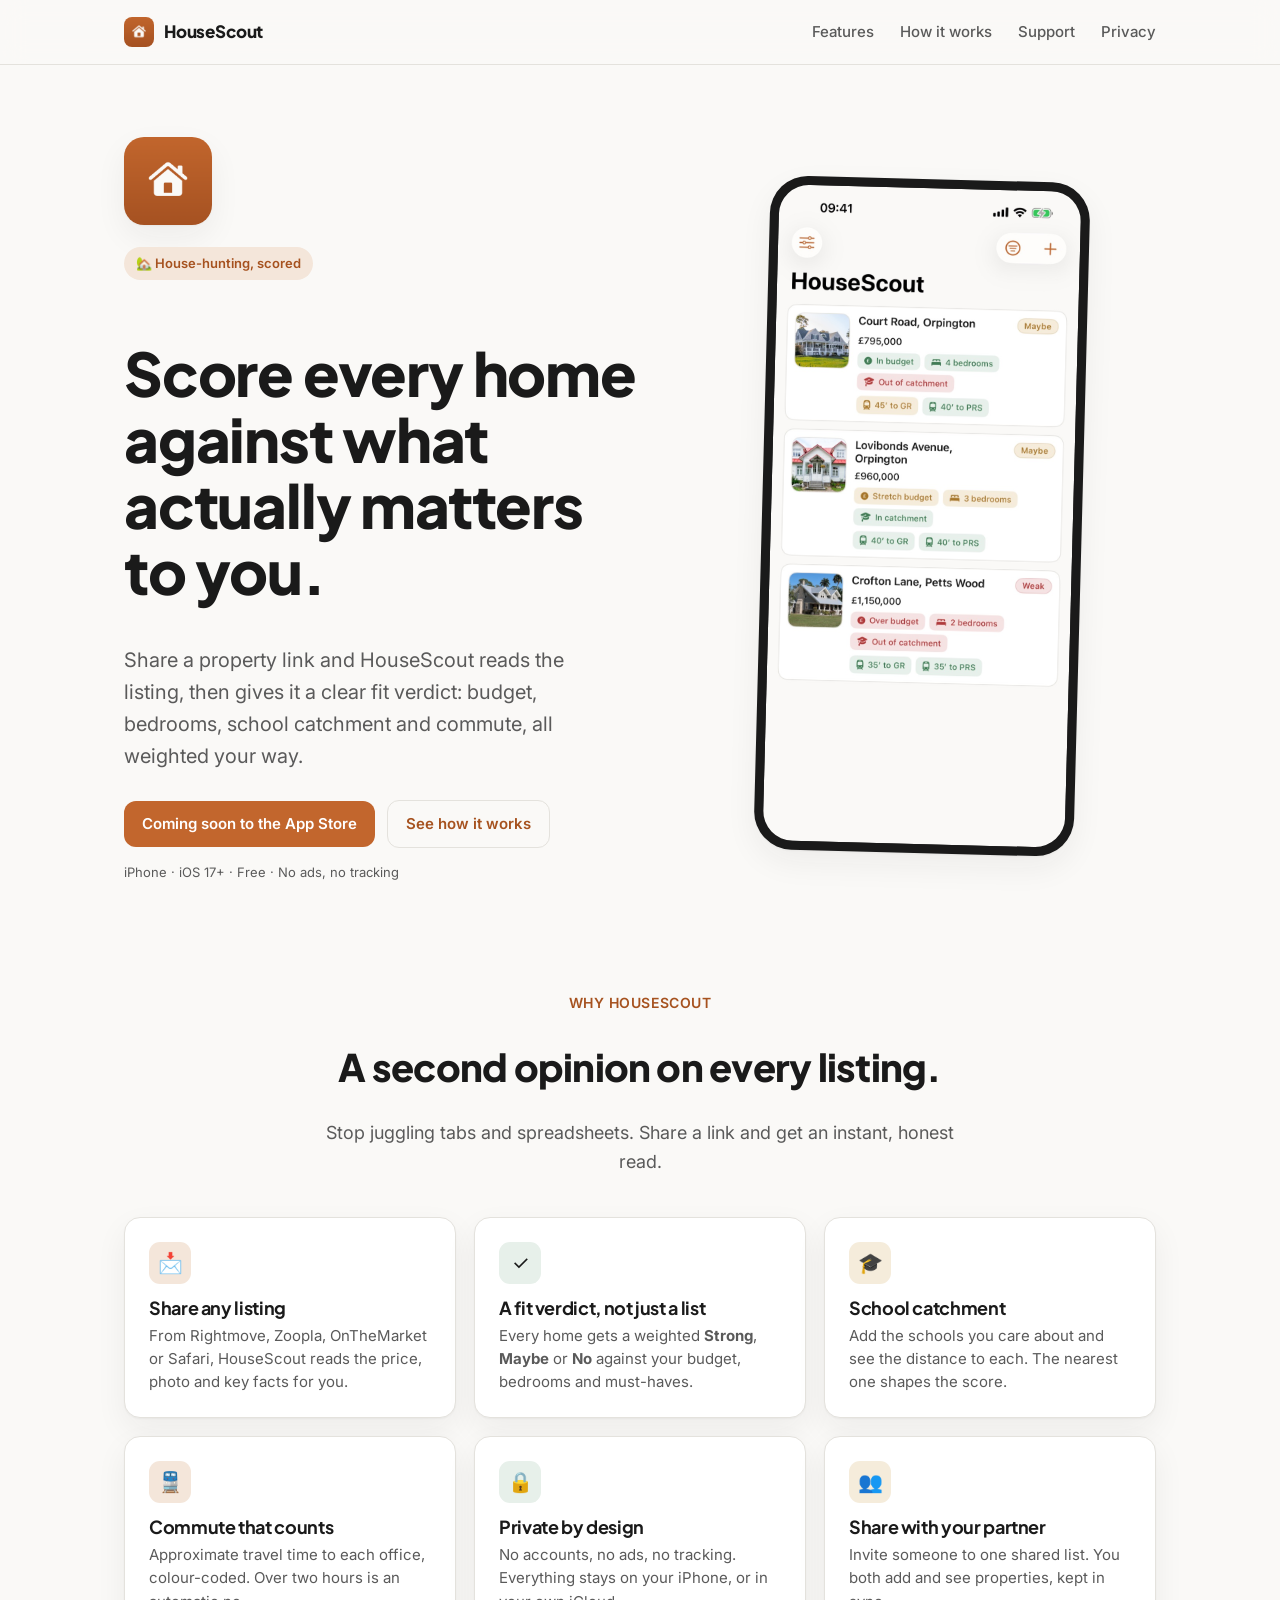
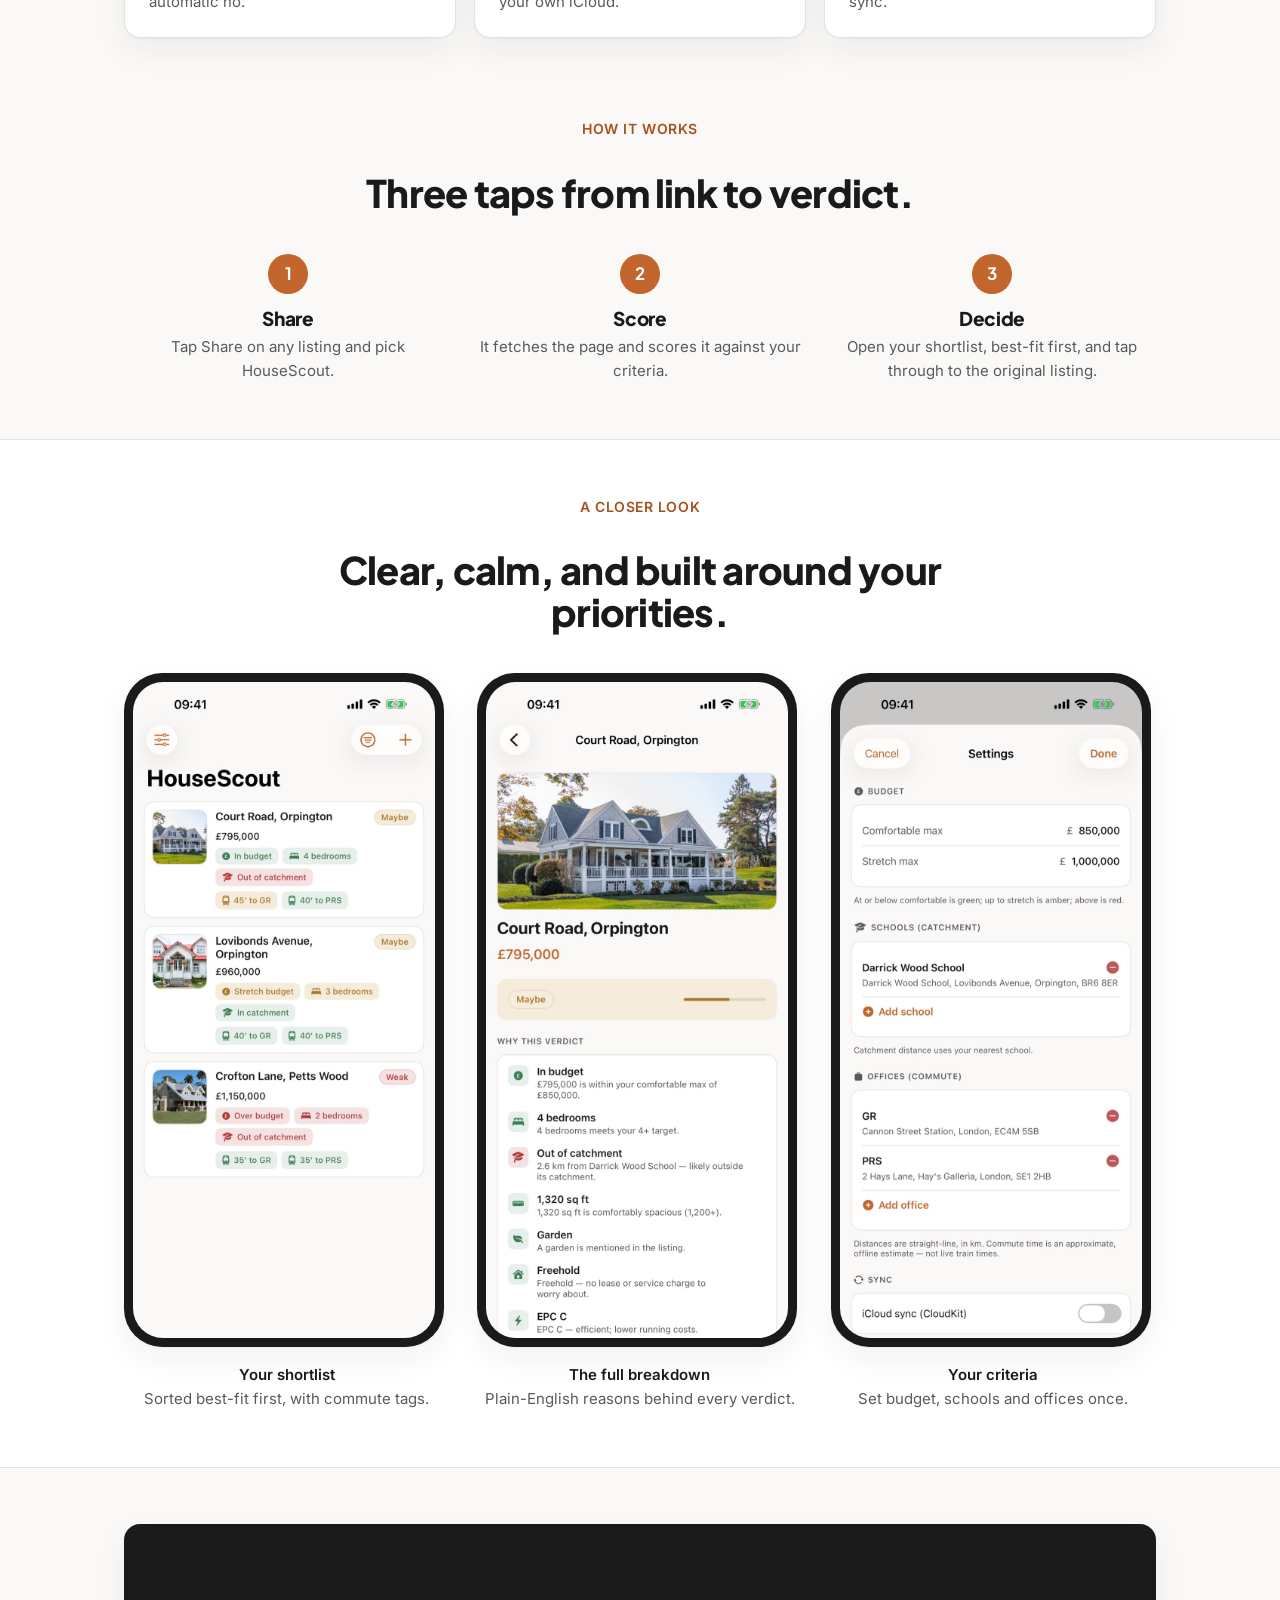
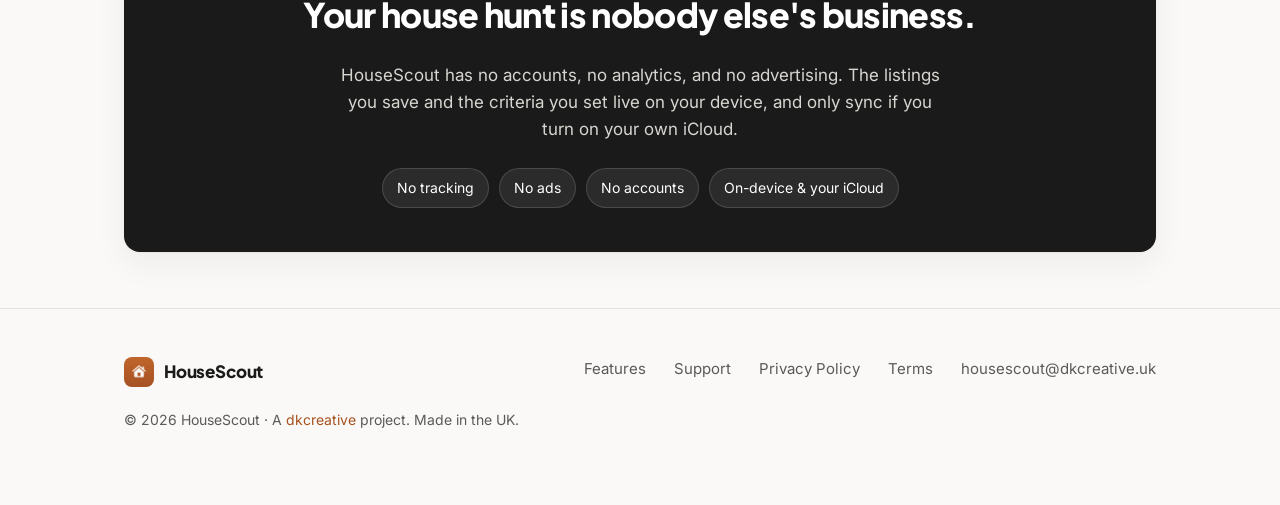
<file: index.html>
<!DOCTYPE html>
<html lang="en">
<head>
  <meta charset="UTF-8" />
  <meta name="viewport" content="width=device-width, initial-scale=1" />
  <title>HouseScout: Score every property against what matters to you</title>
  <meta name="description" content="HouseScout turns any property listing into a clear fit verdict. Share a link and it scores the home against your budget, bedrooms, school catchment and commute, privately, on your device." />
  <meta property="og:title" content="HouseScout" />
  <meta property="og:description" content="Share a listing, get a clear fit verdict. Scored against your budget, schools and commute, privately." />
  <meta property="og:type" content="website" />
  <meta property="og:url" content="https://housescout.dkcreative.uk" />
  <meta property="og:image" content="https://housescout.dkcreative.uk/images/og-image.jpg" />
  <meta property="og:image:width" content="1200" />
  <meta property="og:image:height" content="630" />
  <meta name="twitter:card" content="summary_large_image" />
  <meta name="twitter:title" content="HouseScout" />
  <meta name="twitter:description" content="Share a listing, get a clear fit verdict. Scored against your budget, schools and commute, privately." />
  <meta name="twitter:image" content="https://housescout.dkcreative.uk/images/og-image.jpg" />
  <meta name="theme-color" content="#FAF9F7" />
  <link rel="icon" type="image/png" href="/images/favicon.png" />
  <link rel="apple-touch-icon" href="/images/apple-touch-icon.png" />
  <link rel="preconnect" href="https://fonts.googleapis.com" />
  <link rel="preconnect" href="https://fonts.gstatic.com" crossorigin />
  <link href="https://fonts.googleapis.com/css2?family=Inter:wght@400;500;600&family=Plus+Jakarta+Sans:wght@700;800&display=swap" rel="stylesheet" />
  <link rel="stylesheet" href="/styles.css" />
</head>
<body>
  <nav class="nav">
    <div class="wrap">
      <a class="brand" href="/">
        <img src="/images/icon.png" alt="HouseScout icon" />
        <span>HouseScout</span>
      </a>
      <div class="nav-links">
        <a href="#features">Features</a>
        <a href="#how">How it works</a>
        <a href="/support.html">Support</a>
        <a href="/privacy.html">Privacy</a>
      </div>
    </div>
  </nav>

  <header class="hero">
    <div class="wrap hero-grid">
      <div>
        <img class="app-icon-lg" src="/images/icon.png" alt="HouseScout app icon" />
        <div class="eyebrow">🏡 House-hunting, scored</div>
        <h1>Score every home against what actually matters to you.</h1>
        <p class="lead">Share a property link and HouseScout reads the listing, then gives it a clear fit verdict: budget, bedrooms, school catchment and commute, all weighted your way.</p>
        <div class="hero-cta">
          <span class="btn" aria-disabled="true" style="cursor:default">Coming soon to the App Store</span>
          <a class="btn ghost" href="#how">See how it works</a>
        </div>
        <p class="hero-note">iPhone · iOS 17+ · Free · No ads, no tracking</p>
      </div>
      <div class="phone-stack">
        <div class="phone"><img src="/images/screen-list.jpg" alt="HouseScout list of scored properties" /></div>
      </div>
    </div>
  </header>

  <section id="features">
    <div class="wrap">
      <div class="section-head">
        <div class="kicker">Why HouseScout</div>
        <h2>A second opinion on every listing.</h2>
        <p>Stop juggling tabs and spreadsheets. Share a link and get an instant, honest read.</p>
      </div>
      <div class="features">
        <div class="feature">
          <div class="ic t-accent">📩</div>
          <h3>Share any listing</h3>
          <p>From Rightmove, Zoopla, OnTheMarket or Safari, HouseScout reads the price, photo and key facts for you.</p>
        </div>
        <div class="feature">
          <div class="ic t-green">✓</div>
          <h3>A fit verdict, not just a list</h3>
          <p>Every home gets a weighted <b>Strong</b>, <b>Maybe</b> or <b>No</b> against your budget, bedrooms and must-haves.</p>
        </div>
        <div class="feature">
          <div class="ic t-amber">🎓</div>
          <h3>School catchment</h3>
          <p>Add the schools you care about and see the distance to each. The nearest one shapes the score.</p>
        </div>
        <div class="feature">
          <div class="ic t-accent">🚆</div>
          <h3>Commute that counts</h3>
          <p>Approximate travel time to each office, colour-coded. Over two hours is an automatic no.</p>
        </div>
        <div class="feature">
          <div class="ic t-green">🔒</div>
          <h3>Private by design</h3>
          <p>No accounts, no ads, no tracking. Everything stays on your iPhone, or in your own iCloud.</p>
        </div>
        <div class="feature">
          <div class="ic t-amber">👥</div>
          <h3>Share with your partner</h3>
          <p>Invite someone to one shared list. You both add and see properties, kept in sync.</p>
        </div>
      </div>
    </div>
  </section>

  <section id="how" style="padding-top:24px;">
    <div class="wrap">
      <div class="section-head">
        <div class="kicker">How it works</div>
        <h2>Three taps from link to verdict.</h2>
      </div>
      <div class="steps">
        <div class="step">
          <div class="num">1</div>
          <h3>Share</h3>
          <p>Tap Share on any listing and pick HouseScout.</p>
        </div>
        <div class="step">
          <div class="num">2</div>
          <h3>Score</h3>
          <p>It fetches the page and scores it against your criteria.</p>
        </div>
        <div class="step">
          <div class="num">3</div>
          <h3>Decide</h3>
          <p>Open your shortlist, best-fit first, and tap through to the original listing.</p>
        </div>
      </div>
    </div>
  </section>

  <section class="showcase">
    <div class="wrap">
      <div class="section-head">
        <div class="kicker">A closer look</div>
        <h2>Clear, calm, and built around your priorities.</h2>
      </div>
      <div class="shots">
        <div class="shot">
          <div class="phone"><img src="/images/screen-list.jpg" alt="Saved properties, best fit first" /></div>
          <div class="cap"><b>Your shortlist</b>Sorted best-fit first, with commute tags.</div>
        </div>
        <div class="shot">
          <div class="phone"><img src="/images/screen-detail.jpg" alt="Property scoring breakdown" /></div>
          <div class="cap"><b>The full breakdown</b>Plain-English reasons behind every verdict.</div>
        </div>
        <div class="shot">
          <div class="phone"><img src="/images/screen-settings.jpg" alt="Settings for budget, schools and offices" /></div>
          <div class="cap"><b>Your criteria</b>Set budget, schools and offices once.</div>
        </div>
      </div>
    </div>
  </section>

  <section>
    <div class="wrap">
      <div class="band">
        <h2>Your house hunt is nobody else's business.</h2>
        <p>HouseScout has no accounts, no analytics, and no advertising. The listings you save and the criteria you set live on your device, and only sync if you turn on your own iCloud.</p>
        <div class="pills">
          <span class="pill">No tracking</span>
          <span class="pill">No ads</span>
          <span class="pill">No accounts</span>
          <span class="pill">On-device &amp; your iCloud</span>
        </div>
      </div>
    </div>
  </section>

  <footer>
    <div class="wrap">
      <div class="foot-grid">
        <a class="brand" href="/">
          <img src="/images/icon.png" alt="" style="width:30px;height:30px;border-radius:8px;" />
          <span>HouseScout</span>
        </a>
        <div class="foot-links">
          <a href="#features">Features</a>
          <a href="/support.html">Support</a>
          <a href="/privacy.html">Privacy Policy</a>
          <a href="/terms.html">Terms</a>
          <a href="mailto:housescout@dkcreative.uk">housescout@dkcreative.uk</a>
        </div>
      </div>
      <p class="copy">© <span id="year">2026</span> HouseScout · A <a href="https://dkcreative.uk">dkcreative</a> project. Made in the UK.</p>
    </div>
  </footer>
  <script>document.getElementById('year').textContent = new Date().getFullYear();</script>
</body>
</html>
</file>
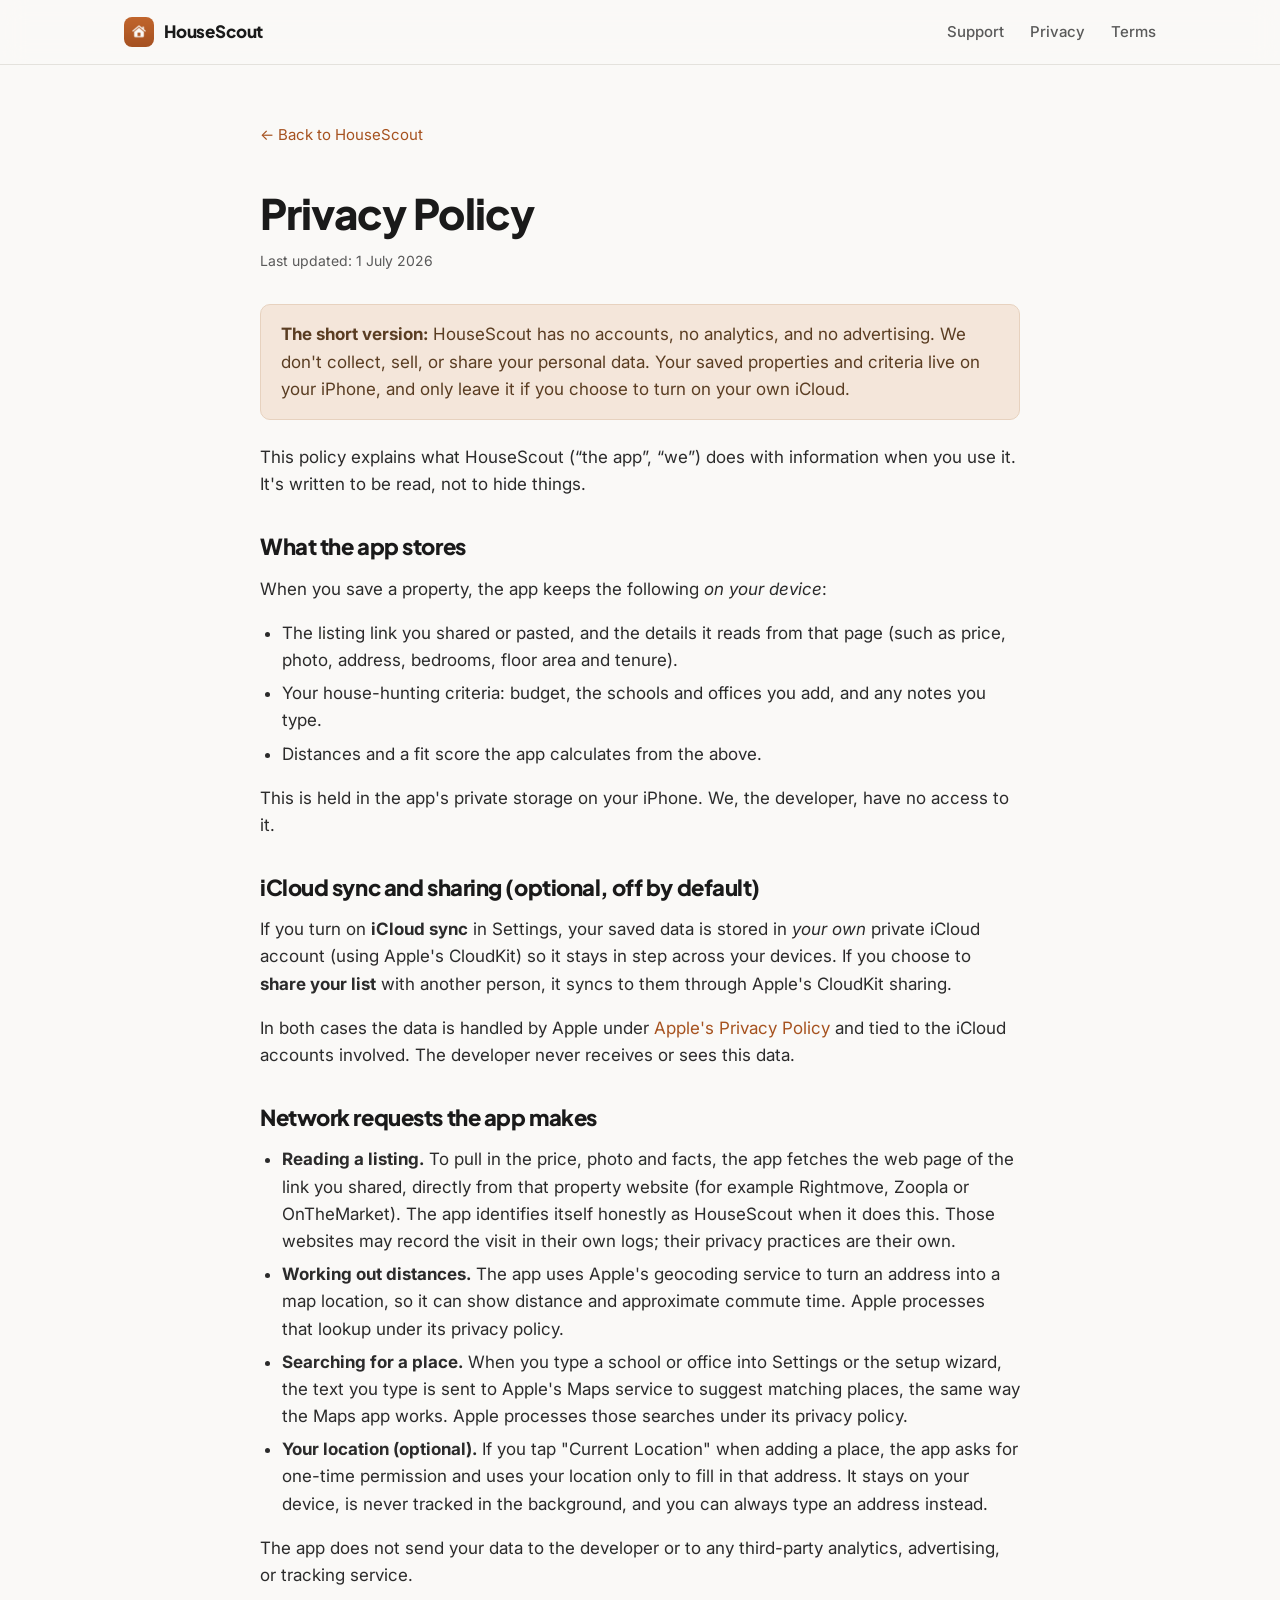
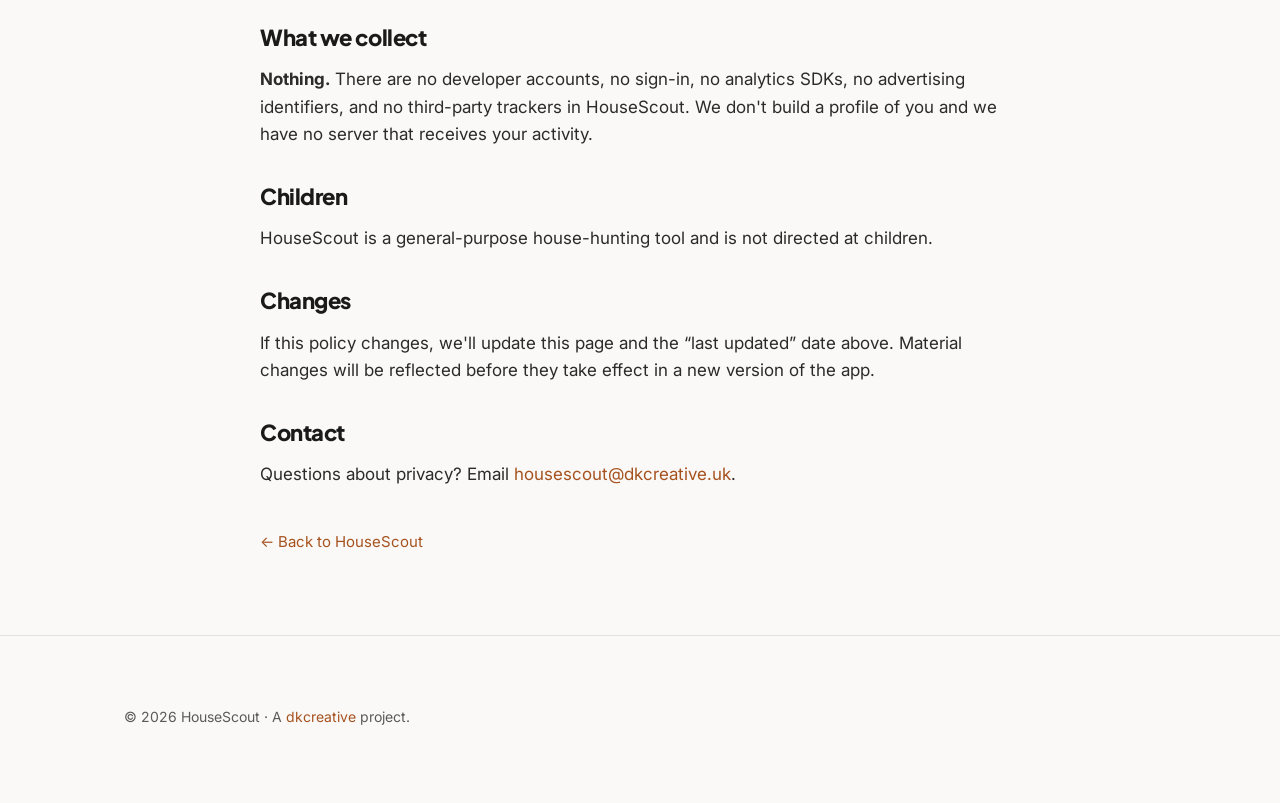
<file: privacy.html>
<!DOCTYPE html>
<html lang="en">
<head>
  <meta charset="UTF-8" />
  <meta name="viewport" content="width=device-width, initial-scale=1" />
  <title>Privacy Policy · HouseScout</title>
  <meta name="description" content="HouseScout's privacy policy. No accounts, no tracking, no ads. Your data stays on your device or in your own iCloud." />
  <meta name="robots" content="index,follow" />
  <link rel="icon" type="image/png" href="/images/favicon.png" />
  <link rel="apple-touch-icon" href="/images/apple-touch-icon.png" />
  <link rel="preconnect" href="https://fonts.googleapis.com" />
  <link rel="preconnect" href="https://fonts.gstatic.com" crossorigin />
  <link href="https://fonts.googleapis.com/css2?family=Inter:wght@400;500;600&family=Plus+Jakarta+Sans:wght@700;800&display=swap" rel="stylesheet" />
  <link rel="stylesheet" href="/styles.css" />
</head>
<body>
  <nav class="nav">
    <div class="wrap">
      <a class="brand" href="/"><img src="/images/icon.png" alt="HouseScout icon" /><span>HouseScout</span></a>
      <div class="nav-links">
        <a href="/support.html">Support</a>
        <a href="/privacy.html">Privacy</a>
        <a href="/terms.html">Terms</a>
      </div>
    </div>
  </nav>

  <main class="wrap">
    <article class="doc">
      <a class="back" href="/">← Back to HouseScout</a>
      <h1>Privacy Policy</h1>
      <p class="updated">Last updated: 1 July 2026</p>

      <div class="callout">
        <strong>The short version:</strong> HouseScout has no accounts, no analytics, and no advertising. We don't collect, sell, or share your personal data. Your saved properties and criteria live on your iPhone, and only leave it if you choose to turn on your own iCloud.
      </div>

      <p>This policy explains what HouseScout (“the app”, “we”) does with information when you use it. It's written to be read, not to hide things.</p>

      <h2>What the app stores</h2>
      <p>When you save a property, the app keeps the following <em>on your device</em>:</p>
      <ul>
        <li>The listing link you shared or pasted, and the details it reads from that page (such as price, photo, address, bedrooms, floor area and tenure).</li>
        <li>Your house-hunting criteria: budget, the schools and offices you add, and any notes you type.</li>
        <li>Distances and a fit score the app calculates from the above.</li>
      </ul>
      <p>This is held in the app's private storage on your iPhone. We, the developer, have no access to it.</p>

      <h2>iCloud sync and sharing (optional, off by default)</h2>
      <p>If you turn on <strong>iCloud sync</strong> in Settings, your saved data is stored in <em>your own</em> private iCloud account (using Apple's CloudKit) so it stays in step across your devices. If you choose to <strong>share your list</strong> with another person, it syncs to them through Apple's CloudKit sharing.</p>
      <p>In both cases the data is handled by Apple under <a href="https://www.apple.com/legal/privacy/">Apple's Privacy Policy</a> and tied to the iCloud accounts involved. The developer never receives or sees this data.</p>

      <h2>Network requests the app makes</h2>
      <ul>
        <li><strong>Reading a listing.</strong> To pull in the price, photo and facts, the app fetches the web page of the link you shared, directly from that property website (for example Rightmove, Zoopla or OnTheMarket). The app identifies itself honestly as HouseScout when it does this. Those websites may record the visit in their own logs; their privacy practices are their own.</li>
        <li><strong>Working out distances.</strong> The app uses Apple's geocoding service to turn an address into a map location, so it can show distance and approximate commute time. Apple processes that lookup under its privacy policy.</li>
        <li><strong>Searching for a place.</strong> When you type a school or office into Settings or the setup wizard, the text you type is sent to Apple's Maps service to suggest matching places, the same way the Maps app works. Apple processes those searches under its privacy policy.</li>
        <li><strong>Your location (optional).</strong> If you tap "Current Location" when adding a place, the app asks for one-time permission and uses your location only to fill in that address. It stays on your device, is never tracked in the background, and you can always type an address instead.</li>
      </ul>
      <p>The app does not send your data to the developer or to any third-party analytics, advertising, or tracking service.</p>

      <h2>What we collect</h2>
      <p><strong>Nothing.</strong> There are no developer accounts, no sign-in, no analytics SDKs, no advertising identifiers, and no third-party trackers in HouseScout. We don't build a profile of you and we have no server that receives your activity.</p>

      <h2>Children</h2>
      <p>HouseScout is a general-purpose house-hunting tool and is not directed at children.</p>

      <h2>Changes</h2>
      <p>If this policy changes, we'll update this page and the “last updated” date above. Material changes will be reflected before they take effect in a new version of the app.</p>

      <h2>Contact</h2>
      <p>Questions about privacy? Email <a href="mailto:housescout@dkcreative.uk">housescout@dkcreative.uk</a>.</p>

      <p style="margin-top:40px;"><a class="back" href="/">← Back to HouseScout</a></p>
    </article>
  </main>

  <footer>
    <div class="wrap">
      <p class="copy">© <span id="year">2026</span> HouseScout · A <a href="https://dkcreative.uk">dkcreative</a> project.</p>
    </div>
  </footer>
  <script>document.getElementById('year').textContent = new Date().getFullYear();</script>
</body>
</html>
</file>
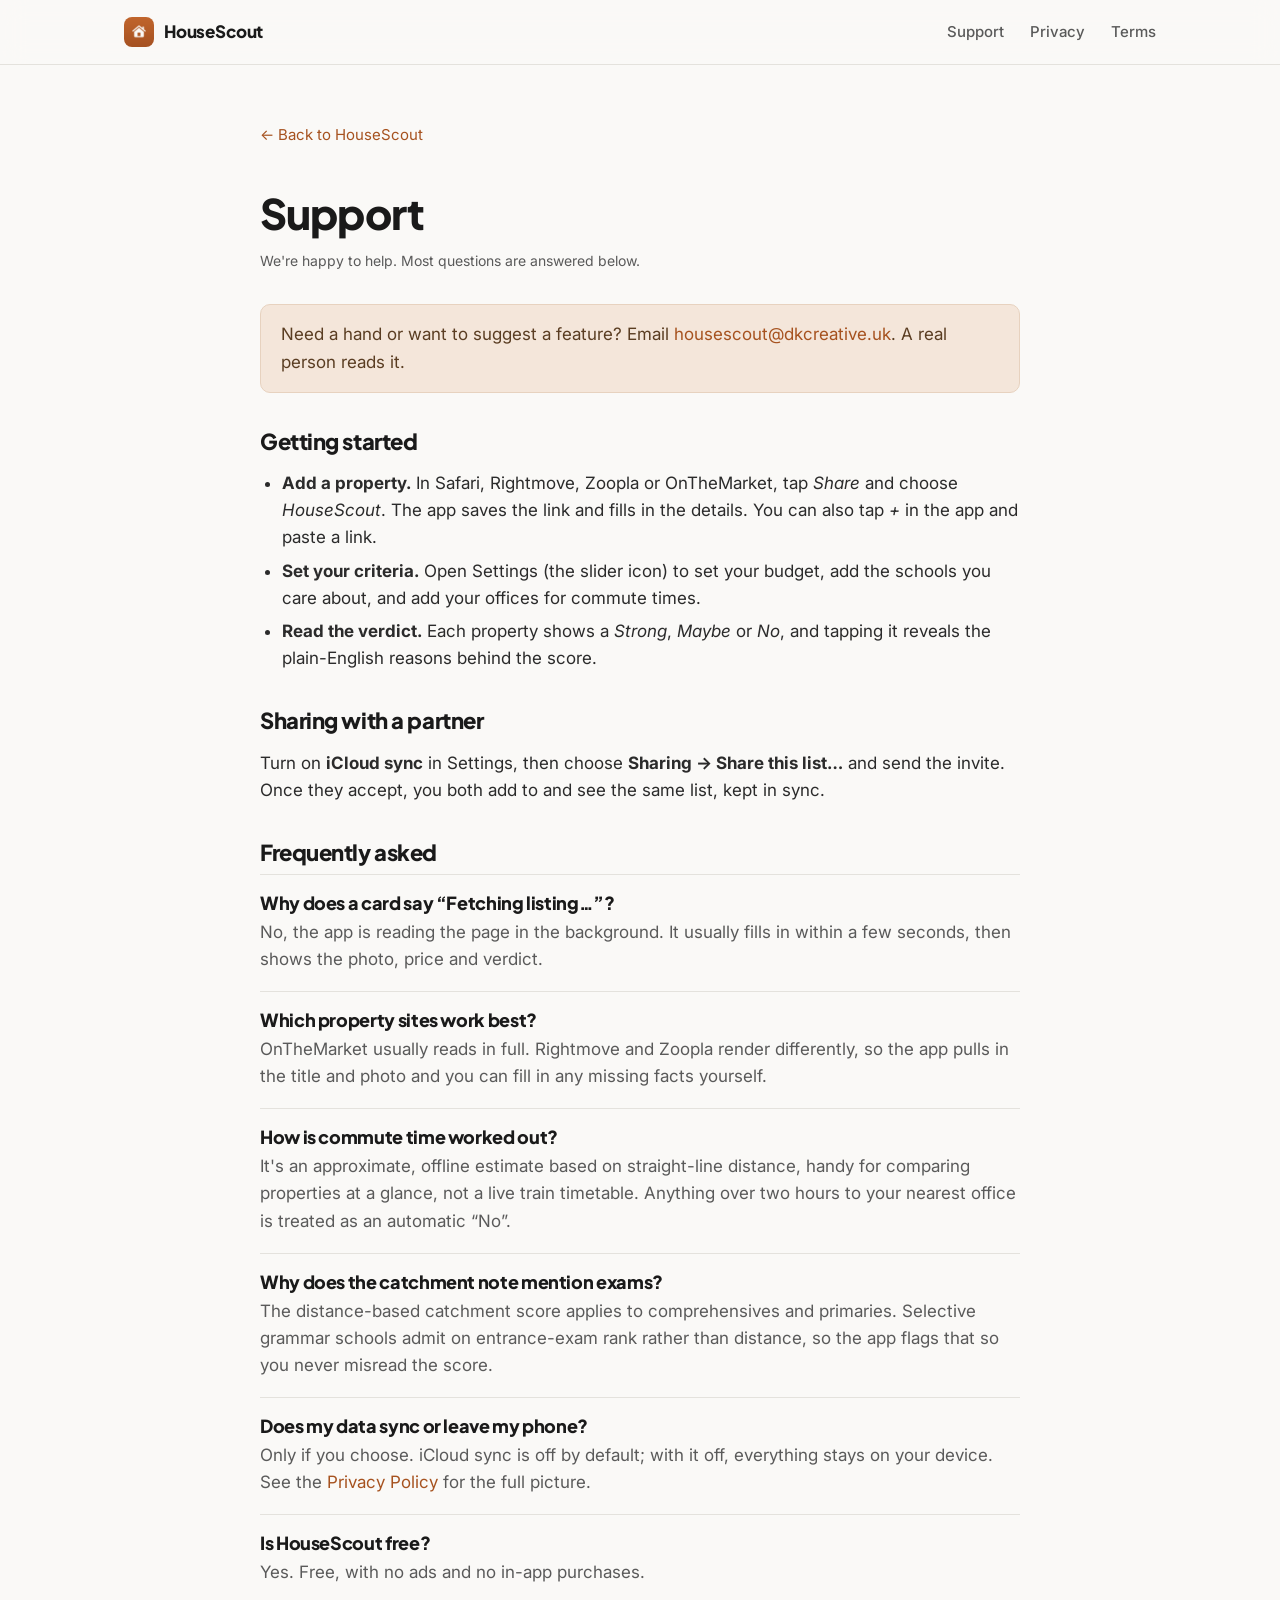
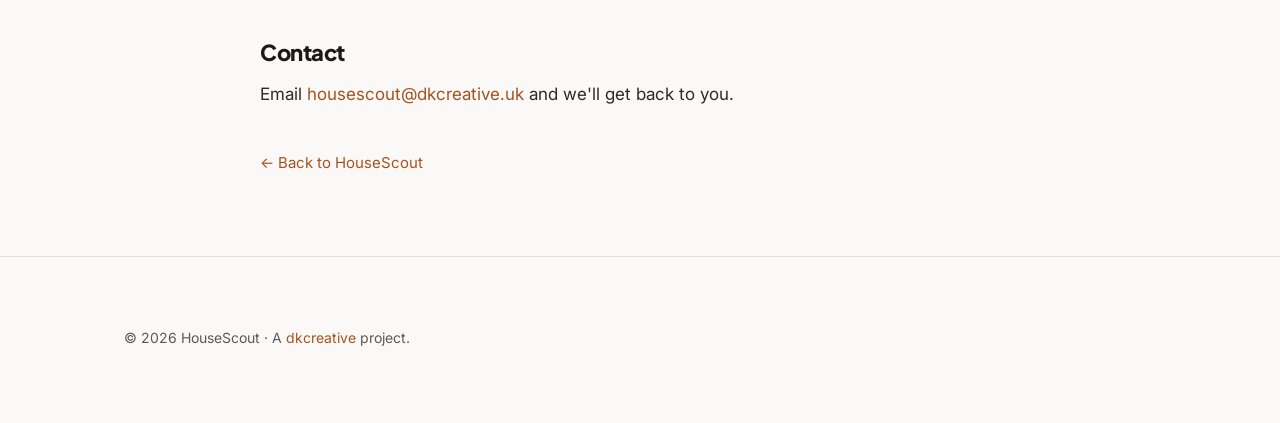
<file: support.html>
<!DOCTYPE html>
<html lang="en">
<head>
  <meta charset="UTF-8" />
  <meta name="viewport" content="width=device-width, initial-scale=1" />
  <title>Support · HouseScout</title>
  <meta name="description" content="Help, FAQs and contact for HouseScout, the house-hunting app that scores every listing against your criteria." />
  <link rel="icon" type="image/png" href="/images/favicon.png" />
  <link rel="apple-touch-icon" href="/images/apple-touch-icon.png" />
  <link rel="preconnect" href="https://fonts.googleapis.com" />
  <link rel="preconnect" href="https://fonts.gstatic.com" crossorigin />
  <link href="https://fonts.googleapis.com/css2?family=Inter:wght@400;500;600&family=Plus+Jakarta+Sans:wght@700;800&display=swap" rel="stylesheet" />
  <link rel="stylesheet" href="/styles.css" />
</head>
<body>
  <nav class="nav">
    <div class="wrap">
      <a class="brand" href="/"><img src="/images/icon.png" alt="HouseScout icon" /><span>HouseScout</span></a>
      <div class="nav-links">
        <a href="/support.html">Support</a>
        <a href="/privacy.html">Privacy</a>
        <a href="/terms.html">Terms</a>
      </div>
    </div>
  </nav>

  <main class="wrap">
    <article class="doc">
      <a class="back" href="/">← Back to HouseScout</a>
      <h1>Support</h1>
      <p class="updated">We're happy to help. Most questions are answered below.</p>

      <div class="callout">
        Need a hand or want to suggest a feature? Email <a href="mailto:housescout@dkcreative.uk">housescout@dkcreative.uk</a>. A real person reads it.
      </div>

      <h2>Getting started</h2>
      <ul>
        <li><strong>Add a property.</strong> In Safari, Rightmove, Zoopla or OnTheMarket, tap <em>Share</em> and choose <em>HouseScout</em>. The app saves the link and fills in the details. You can also tap <em>+</em> in the app and paste a link.</li>
        <li><strong>Set your criteria.</strong> Open Settings (the slider icon) to set your budget, add the schools you care about, and add your offices for commute times.</li>
        <li><strong>Read the verdict.</strong> Each property shows a <em>Strong</em>, <em>Maybe</em> or <em>No</em>, and tapping it reveals the plain-English reasons behind the score.</li>
      </ul>

      <h2>Sharing with a partner</h2>
      <p>Turn on <strong>iCloud sync</strong> in Settings, then choose <strong>Sharing → Share this list…</strong> and send the invite. Once they accept, you both add to and see the same list, kept in sync.</p>

      <h2>Frequently asked</h2>

      <div class="faq">
        <h3>Why does a card say “Fetching listing…”?</h3>
        <p>No, the app is reading the page in the background. It usually fills in within a few seconds, then shows the photo, price and verdict.</p>
      </div>
      <div class="faq">
        <h3>Which property sites work best?</h3>
        <p>OnTheMarket usually reads in full. Rightmove and Zoopla render differently, so the app pulls in the title and photo and you can fill in any missing facts yourself.</p>
      </div>
      <div class="faq">
        <h3>How is commute time worked out?</h3>
        <p>It's an approximate, offline estimate based on straight-line distance, handy for comparing properties at a glance, not a live train timetable. Anything over two hours to your nearest office is treated as an automatic “No”.</p>
      </div>
      <div class="faq">
        <h3>Why does the catchment note mention exams?</h3>
        <p>The distance-based catchment score applies to comprehensives and primaries. Selective grammar schools admit on entrance-exam rank rather than distance, so the app flags that so you never misread the score.</p>
      </div>
      <div class="faq">
        <h3>Does my data sync or leave my phone?</h3>
        <p>Only if you choose. iCloud sync is off by default; with it off, everything stays on your device. See the <a href="/privacy.html">Privacy Policy</a> for the full picture.</p>
      </div>
      <div class="faq">
        <h3>Is HouseScout free?</h3>
        <p>Yes. Free, with no ads and no in-app purchases.</p>
      </div>

      <h2>Contact</h2>
      <p>Email <a href="mailto:housescout@dkcreative.uk">housescout@dkcreative.uk</a> and we'll get back to you.</p>

      <p style="margin-top:40px;"><a class="back" href="/">← Back to HouseScout</a></p>
    </article>
  </main>

  <footer>
    <div class="wrap">
      <p class="copy">© <span id="year">2026</span> HouseScout · A <a href="https://dkcreative.uk">dkcreative</a> project.</p>
    </div>
  </footer>
  <script>document.getElementById('year').textContent = new Date().getFullYear();</script>
</body>
</html>
</file>
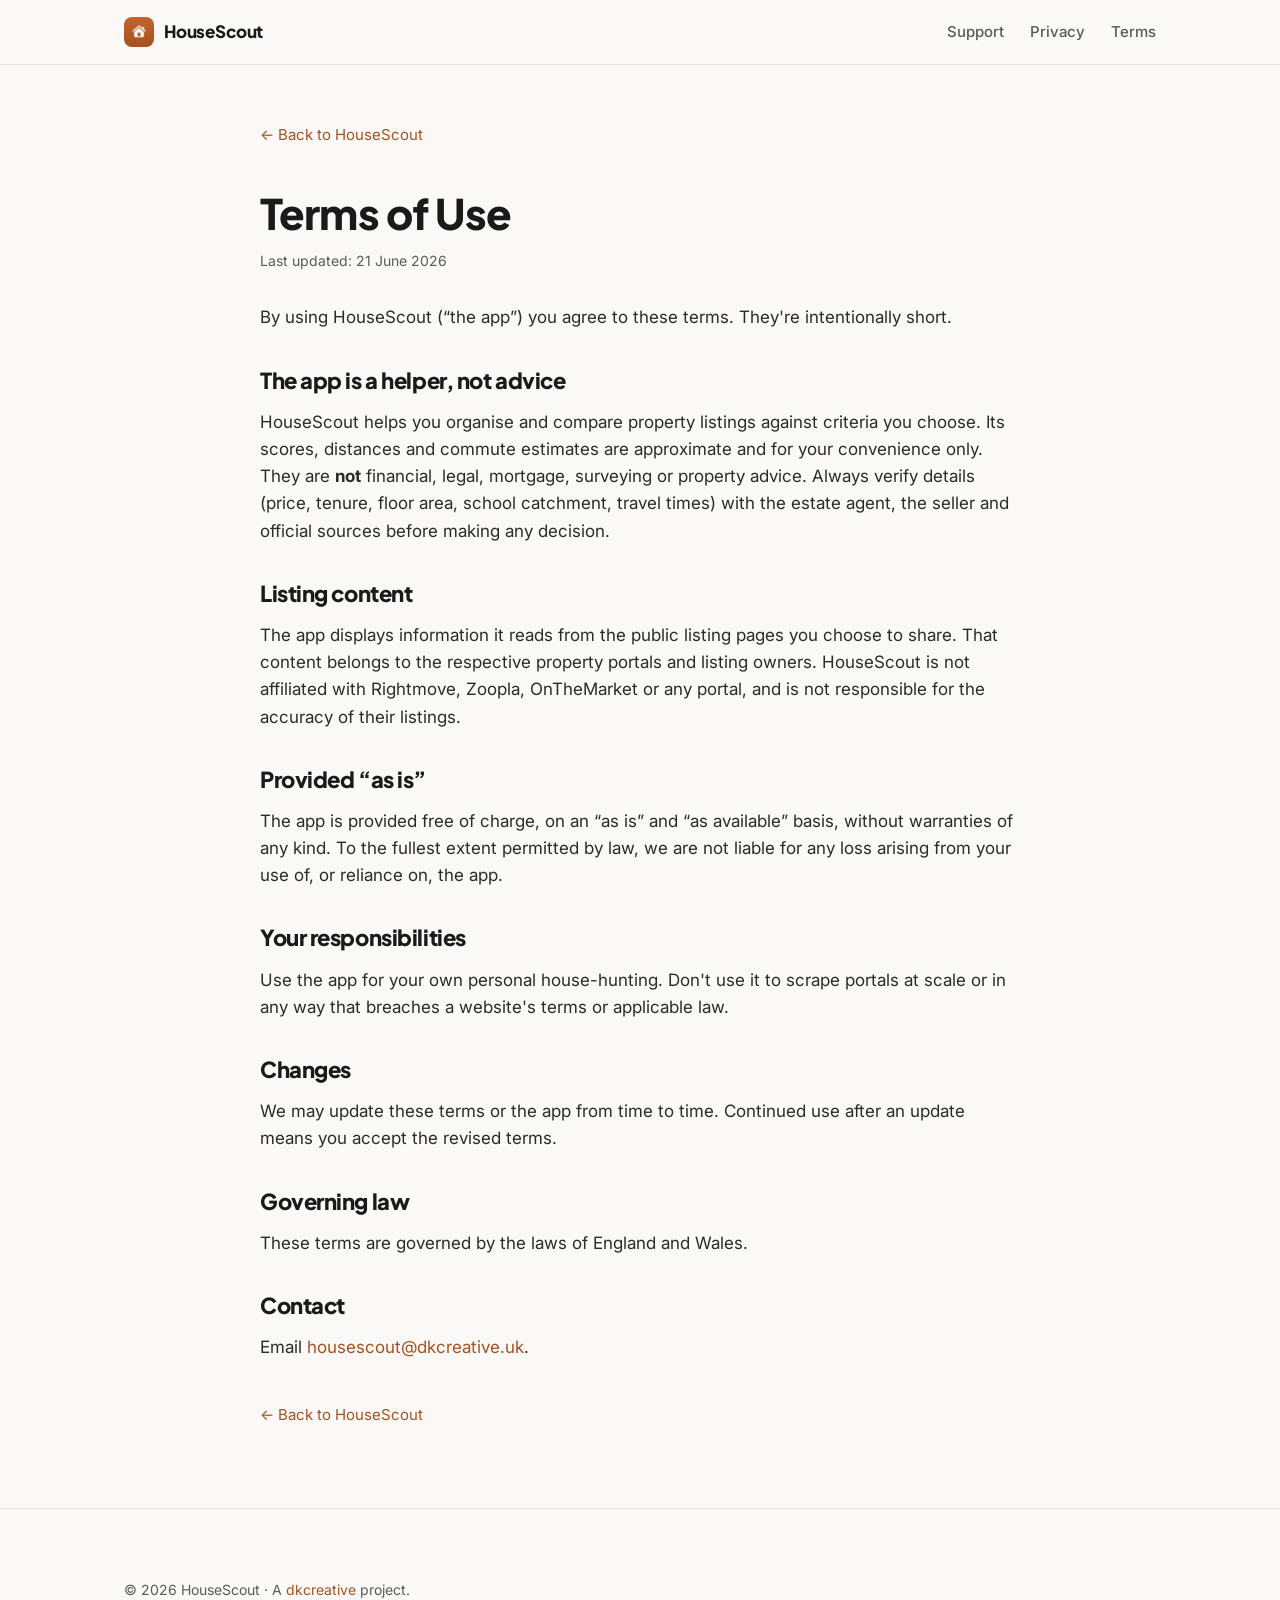
<file: terms.html>
<!DOCTYPE html>
<html lang="en">
<head>
  <meta charset="UTF-8" />
  <meta name="viewport" content="width=device-width, initial-scale=1" />
  <title>Terms of Use · HouseScout</title>
  <meta name="description" content="Terms of use for the HouseScout app." />
  <link rel="icon" type="image/png" href="/images/favicon.png" />
  <link rel="apple-touch-icon" href="/images/apple-touch-icon.png" />
  <link rel="preconnect" href="https://fonts.googleapis.com" />
  <link rel="preconnect" href="https://fonts.gstatic.com" crossorigin />
  <link href="https://fonts.googleapis.com/css2?family=Inter:wght@400;500;600&family=Plus+Jakarta+Sans:wght@700;800&display=swap" rel="stylesheet" />
  <link rel="stylesheet" href="/styles.css" />
</head>
<body>
  <nav class="nav">
    <div class="wrap">
      <a class="brand" href="/"><img src="/images/icon.png" alt="HouseScout icon" /><span>HouseScout</span></a>
      <div class="nav-links">
        <a href="/support.html">Support</a>
        <a href="/privacy.html">Privacy</a>
        <a href="/terms.html">Terms</a>
      </div>
    </div>
  </nav>

  <main class="wrap">
    <article class="doc">
      <a class="back" href="/">← Back to HouseScout</a>
      <h1>Terms of Use</h1>
      <p class="updated">Last updated: 21 June 2026</p>

      <p>By using HouseScout (“the app”) you agree to these terms. They're intentionally short.</p>

      <h2>The app is a helper, not advice</h2>
      <p>HouseScout helps you organise and compare property listings against criteria you choose. Its scores, distances and commute estimates are approximate and for your convenience only. They are <strong>not</strong> financial, legal, mortgage, surveying or property advice. Always verify details (price, tenure, floor area, school catchment, travel times) with the estate agent, the seller and official sources before making any decision.</p>

      <h2>Listing content</h2>
      <p>The app displays information it reads from the public listing pages you choose to share. That content belongs to the respective property portals and listing owners. HouseScout is not affiliated with Rightmove, Zoopla, OnTheMarket or any portal, and is not responsible for the accuracy of their listings.</p>

      <h2>Provided “as is”</h2>
      <p>The app is provided free of charge, on an “as is” and “as available” basis, without warranties of any kind. To the fullest extent permitted by law, we are not liable for any loss arising from your use of, or reliance on, the app.</p>

      <h2>Your responsibilities</h2>
      <p>Use the app for your own personal house-hunting. Don't use it to scrape portals at scale or in any way that breaches a website's terms or applicable law.</p>

      <h2>Changes</h2>
      <p>We may update these terms or the app from time to time. Continued use after an update means you accept the revised terms.</p>

      <h2>Governing law</h2>
      <p>These terms are governed by the laws of England and Wales.</p>

      <h2>Contact</h2>
      <p>Email <a href="mailto:housescout@dkcreative.uk">housescout@dkcreative.uk</a>.</p>

      <p style="margin-top:40px;"><a class="back" href="/">← Back to HouseScout</a></p>
    </article>
  </main>

  <footer>
    <div class="wrap">
      <p class="copy">© <span id="year">2026</span> HouseScout · A <a href="https://dkcreative.uk">dkcreative</a> project.</p>
    </div>
  </footer>
  <script>document.getElementById('year').textContent = new Date().getFullYear();</script>
</body>
</html>
</file>
<file: styles.css>
/* HouseScout — marketing site. DKC design system (Swiss-minimal, Dieter Rams). */

:root {
  --bg: #FAF9F7;
  --card: #FFFFFF;
  --ink: #1A1A1A;
  --ink-2: #5A5A5A;
  --hairline: #E4E2DD;
  --accent: #C2662D;
  --accent-ink: #A6521F;
  --accent-tint: #F4E6DA;
  --green: #3F7D54;
  --green-tint: #E7F0EA;
  --amber: #A9772A;
  --amber-tint: #F5ECDB;
  --red: #B23B3B;
  --red-tint: #F5E3E3;
  --radius: 16px;
  --radius-sm: 10px;
  --maxw: 1080px;
  --shadow: 0 1px 2px rgba(26,26,26,0.04), 0 12px 32px rgba(26,26,26,0.06);
}

* { box-sizing: border-box; }
html { scroll-behavior: smooth; -webkit-text-size-adjust: 100%; }
body {
  margin: 0;
  background: var(--bg);
  color: var(--ink);
  font-family: "Inter", -apple-system, BlinkMacSystemFont, "Segoe UI", sans-serif;
  font-size: 17px;
  line-height: 1.6;
  -webkit-font-smoothing: antialiased;
}
h1, h2, h3, .display {
  font-family: "Plus Jakarta Sans", -apple-system, BlinkMacSystemFont, sans-serif;
  font-weight: 800;
  letter-spacing: -0.02em;
  line-height: 1.1;
  color: var(--ink);
}
a { color: var(--accent-ink); text-decoration: none; }
a:hover { text-decoration: underline; }
img { max-width: 100%; display: block; }
.wrap { max-width: var(--maxw); margin: 0 auto; padding: 0 24px; }
.muted { color: var(--ink-2); }
.center { text-align: center; }

/* Nav */
.nav {
  position: sticky; top: 0; z-index: 50;
  backdrop-filter: saturate(140%) blur(12px);
  background: rgba(250,249,247,0.82);
  border-bottom: 1px solid var(--hairline);
}
.nav .wrap { display: flex; align-items: center; justify-content: space-between; height: 64px; }
.brand { display: flex; align-items: center; gap: 10px; font-weight: 700; color: var(--ink); }
.brand img { width: 30px; height: 30px; border-radius: 8px; }
.brand span { font-family: "Plus Jakarta Sans", sans-serif; font-weight: 800; letter-spacing: -0.01em; }
.nav-links { display: flex; align-items: center; gap: 26px; }
.nav-links a { color: var(--ink-2); font-size: 15px; font-weight: 500; }
.nav-links a:hover { color: var(--ink); text-decoration: none; }
@media (max-width: 640px) { .nav-links a:not(.btn) { display: none; } }

/* Buttons */
.btn {
  display: inline-flex; align-items: center; gap: 8px;
  background: var(--accent); color: #fff; font-weight: 600; font-size: 15px;
  padding: 11px 18px; border-radius: 12px; border: 0; cursor: pointer;
  transition: transform .08s ease, background .15s ease;
}
.btn:hover { background: var(--accent-ink); text-decoration: none; transform: translateY(-1px); }
.btn.ghost { background: transparent; color: var(--accent-ink); border: 1px solid var(--hairline); }
.btn.ghost:hover { background: var(--card); }

/* Hero */
.hero { padding: 72px 0 40px; }
.hero-grid { display: grid; grid-template-columns: 1.05fr 0.95fr; gap: 48px; align-items: center; }
@media (max-width: 860px) { .hero-grid { grid-template-columns: 1fr; gap: 36px; } }
.eyebrow {
  display: inline-flex; align-items: center; gap: 8px;
  background: var(--accent-tint); color: var(--accent-ink);
  font-weight: 600; font-size: 13px; padding: 6px 12px; border-radius: 999px; margin-bottom: 20px;
}
.hero h1 { font-size: clamp(38px, 6vw, 60px); }
.hero p.lead { font-size: 20px; color: var(--ink-2); margin: 18px 0 28px; max-width: 36ch; }
.hero-cta { display: flex; gap: 12px; flex-wrap: wrap; align-items: center; }
.hero-note { font-size: 13px; color: var(--ink-2); margin-top: 14px; }
.app-icon-lg { width: 88px; height: 88px; border-radius: 20px; box-shadow: var(--shadow); margin-bottom: 22px; }

/* Phone mockups */
.phone {
  border-radius: 38px; background: #1A1A1A; padding: 9px;
  box-shadow: var(--shadow); width: 100%; max-width: 320px;
}
.phone img { border-radius: 30px; width: 100%; display: block; }
.phone-stack { display: flex; justify-content: center; }
.hero .phone { margin: 0 auto; transform: rotate(1.5deg); }

/* Sections */
section { padding: 56px 0; }
.section-head { max-width: 640px; margin: 0 auto 40px; text-align: center; }
.section-head h2 { font-size: clamp(28px, 4vw, 38px); }
.section-head p { color: var(--ink-2); font-size: 18px; margin-top: 12px; }
.kicker { color: var(--accent-ink); font-weight: 600; font-size: 14px; letter-spacing: .04em; text-transform: uppercase; }

/* Feature cards */
.features { display: grid; grid-template-columns: repeat(3, 1fr); gap: 18px; }
@media (max-width: 860px) { .features { grid-template-columns: 1fr 1fr; } }
@media (max-width: 560px) { .features { grid-template-columns: 1fr; } }
.feature {
  background: var(--card); border: 1px solid var(--hairline); border-radius: var(--radius);
  padding: 24px; box-shadow: var(--shadow);
}
.feature .ic {
  width: 42px; height: 42px; border-radius: 11px; display: grid; place-items: center;
  margin-bottom: 14px; font-size: 20px;
}
.feature h3 { font-size: 18px; font-weight: 700; margin: 0 0 6px; }
.feature p { color: var(--ink-2); font-size: 15px; margin: 0; line-height: 1.55; }
.ic.t-accent { background: var(--accent-tint); }
.ic.t-green { background: var(--green-tint); }
.ic.t-amber { background: var(--amber-tint); }

/* Steps */
.steps { display: grid; grid-template-columns: repeat(3, 1fr); gap: 24px; }
@media (max-width: 720px) { .steps { grid-template-columns: 1fr; } }
.step { text-align: center; }
.step .num {
  width: 40px; height: 40px; border-radius: 999px; background: var(--accent); color: #fff;
  font-weight: 700; display: grid; place-items: center; margin: 0 auto 14px;
  font-family: "Plus Jakarta Sans", sans-serif;
}
.step h3 { font-size: 19px; margin: 0 0 6px; }
.step p { color: var(--ink-2); font-size: 15px; margin: 0; }

/* Showcase */
.showcase { background: var(--card); border-top: 1px solid var(--hairline); border-bottom: 1px solid var(--hairline); }
.shots { display: grid; grid-template-columns: repeat(3, 1fr); gap: 28px; align-items: start; }
@media (max-width: 820px) { .shots { grid-template-columns: 1fr; max-width: 340px; margin: 0 auto; gap: 40px; } }
.shot { text-align: center; }
.shot .cap { margin-top: 16px; font-size: 15px; color: var(--ink-2); }
.shot .cap b { color: var(--ink); display: block; font-weight: 600; }

/* Privacy band */
.band {
  background: var(--ink); color: #fff; border-radius: var(--radius);
  padding: 44px; text-align: center; box-shadow: var(--shadow);
}
.band h2 { color: #fff; font-size: clamp(26px, 3.5vw, 34px); }
.band p { color: #d8d6d1; max-width: 56ch; margin: 14px auto 0; font-size: 17px; }
.band .pills { display: flex; gap: 10px; justify-content: center; flex-wrap: wrap; margin-top: 24px; }
.band .pill { background: rgba(255,255,255,0.08); border: 1px solid rgba(255,255,255,0.14); padding: 8px 14px; border-radius: 999px; font-size: 14px; }

/* Footer */
footer { padding: 48px 0 60px; border-top: 1px solid var(--hairline); }
.foot-grid { display: flex; justify-content: space-between; gap: 24px; flex-wrap: wrap; align-items: flex-start; }
.foot-links { display: flex; gap: 28px; flex-wrap: wrap; }
.foot-links a { color: var(--ink-2); font-size: 15px; }
.foot-links a:hover { color: var(--ink); text-decoration: none; }
footer .copy { color: var(--ink-2); font-size: 14px; margin-top: 22px; }

/* Legal / content pages */
.doc { max-width: 760px; margin: 0 auto; padding: 56px 0; }
.doc h1 { font-size: clamp(30px, 5vw, 42px); margin-bottom: 8px; }
.doc .updated { color: var(--ink-2); font-size: 14px; margin-bottom: 32px; }
.doc h2 { font-size: 22px; margin: 36px 0 10px; }
.doc h3 { font-size: 18px; margin: 24px 0 8px; }
.doc p, .doc li { color: #2b2b2b; }
.doc ul { padding-left: 22px; }
.doc li { margin: 6px 0; }
.doc .callout {
  background: var(--accent-tint); border: 1px solid #e7d2bf; border-radius: var(--radius-sm);
  padding: 16px 20px; margin: 24px 0; color: #5a3d22;
}
.back { display: inline-flex; align-items: center; gap: 6px; font-size: 15px; margin-bottom: 8px; }
.faq { border-top: 1px solid var(--hairline); padding: 18px 0; }
.faq h3 { margin: 0 0 6px; font-size: 18px; }
.faq p { margin: 0; color: var(--ink-2); }
</file>
